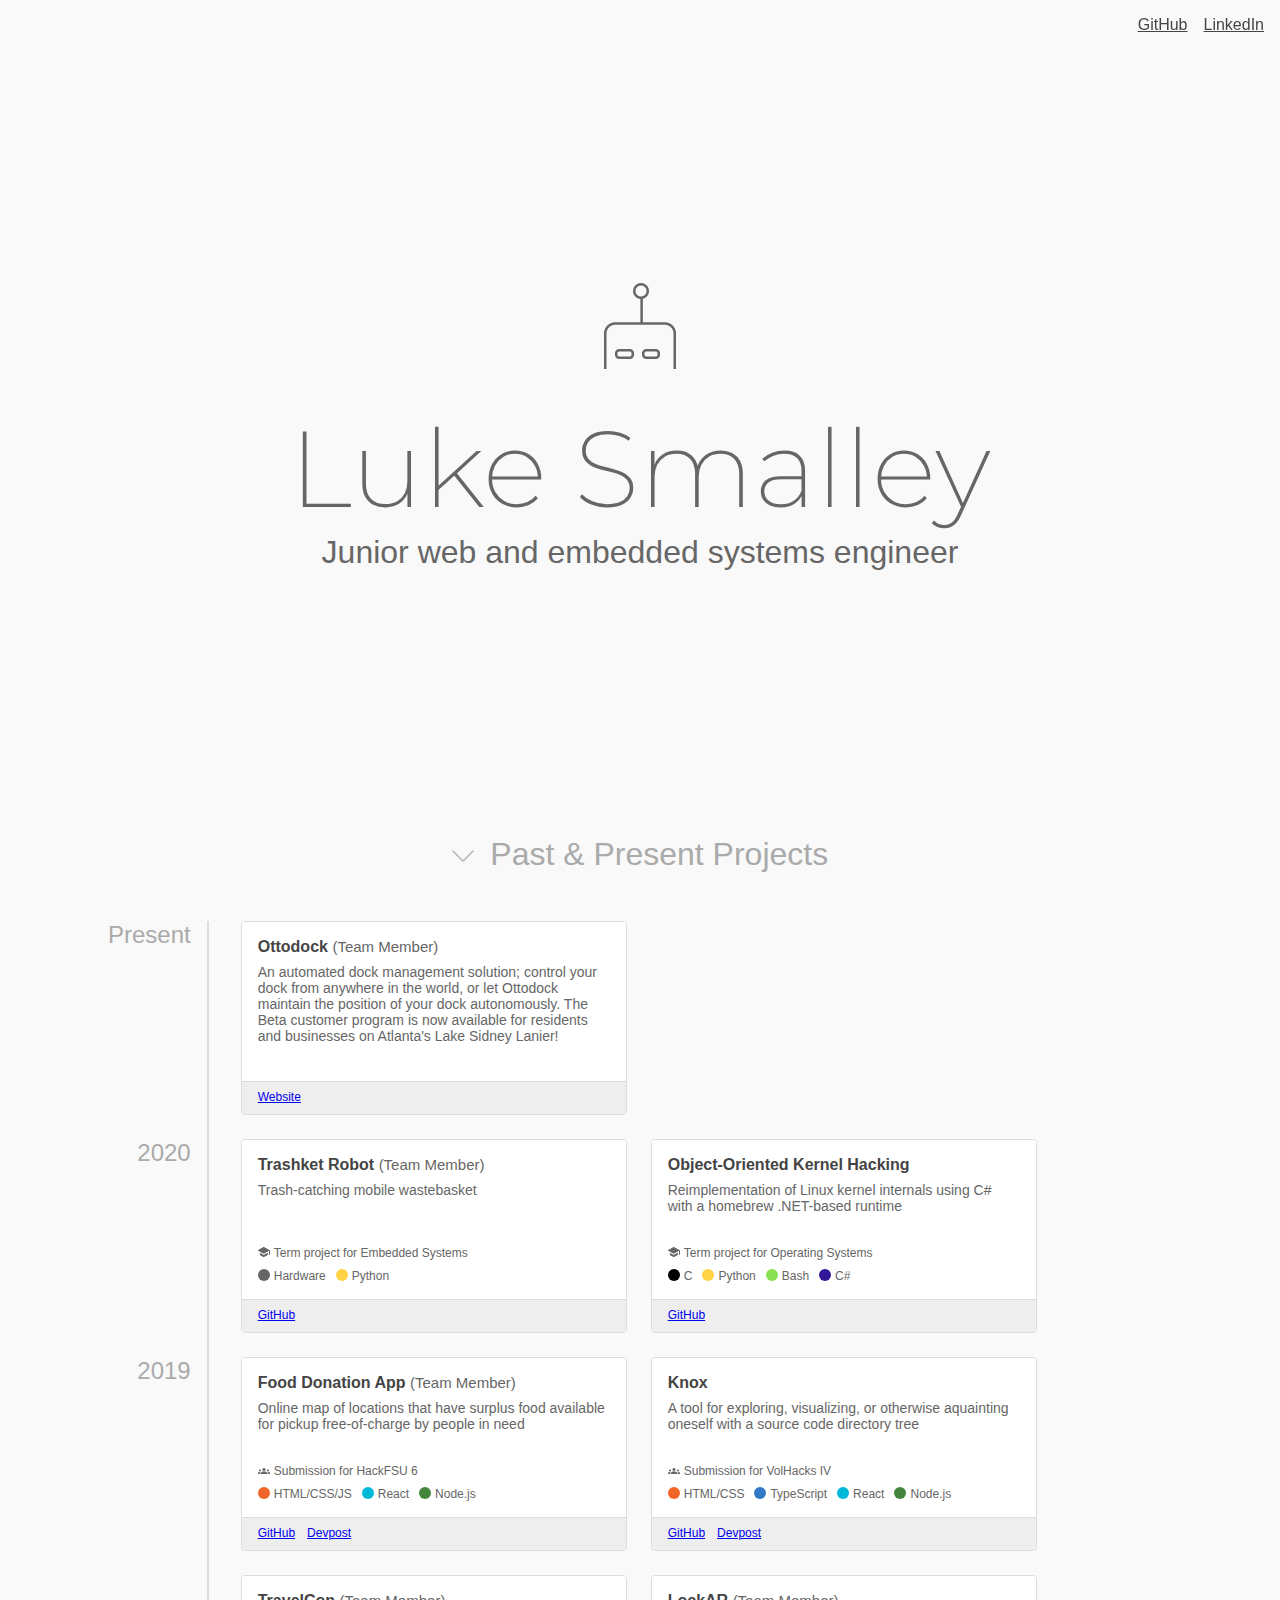
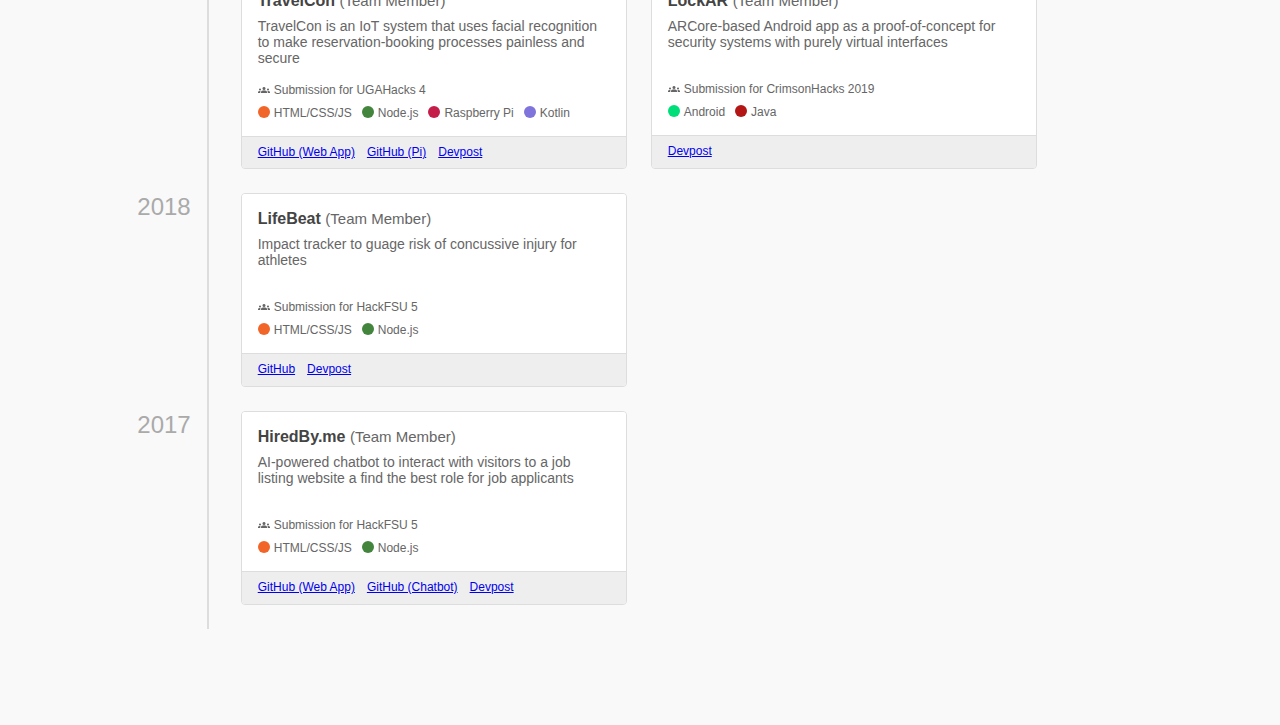
<file: index.html>
<!DOCTYPE html>

<html lang="en">
  <head>
    <title>Luke Smalley</title>
    <meta charset="utf8"/>
    <meta name="viewport" content="width=device-width, initial-scale=1"/>
    <link href="https://fonts.googleapis.com/css2?family=Montserrat:wght@200&display=swap" rel="stylesheet"/> 
    <style>
      body {
        font-family: 'Segoe UI', sans-serif;
        margin: 0;
        background-color: #f9f9f9;
      }
      .links {
        position: fixed;
        width: calc(100% - 16px);
        display: flex;
        justify-content: right;
        padding: 8px;
      }
      .link {
        padding: 8px;
        color: #444;
      }
      .cover {
        display: flex;
        flex-direction: column;
        justify-content: center;
        align-items: center;
        height: calc(100vh - 80px);
        color: #666;
      }
      .cover__image {
        /* Need to engage in some relative sizing here (or everywhere) */
        width: 88px;
        height: 88px;
        padding: 32px;
      }
      .cover__header {
        font-family: Montserrat, sans-serif;
        font-size: 108px;
        font-weight: 200;
        text-align: center;
      }
      .cover__subheader {
        font-size: 32px;
        font-weight: 200;
        text-align: center;
      }
      @media (max-width: 768px) {
        .cover__header {
          font-size: 64px;
        }
        .cover__subheader {
          font-size: 24px;
        }
      }
      .projects-header {
        padding: 16px 0 48px;
        text-align: center;
        font-size: 32px;
        font-weight: 300;
        background-color: #f9f9f9;
        color: #aaa;
      }
      .projects-header__arrow {
        height: 32px;
        vertical-align: bottom;
        margin-right: 16px;
        margin-left: -32px;
        opacity: 0;
        transition-property: margin-left, opacity;
        transition-duration: 0.3s;
      }
      .projects {
        display: grid;
        grid-template-columns: max-content auto;
        padding: 0 calc((100% - 1000px) / 2) 96px;
        /* I need a column on the right with width equal to column #1 */
        margin-left: -48px;
        background-color: #f9f9f9;
      }
      .year-label {
        font-size: 24px;
        font-weight: 300;
        text-align: right;
        border-right: 2px solid #ddd;
        padding: 0 16px;
        color: #aaa;
        margin-right: 8px;
      }
      .year-projects {
        display: flex;
        flex-wrap: wrap;
      }
      .project {
        margin: 0 0 24px 24px;
        border-radius: 4px;
        border: 1px solid #ddd;
        width: 384px;
        height: 192px;
        overflow: hidden;
        color: #666;
        display: flex;
        flex-direction: column;
      }
      @media (max-width: 1144px) {
        /* Serious misuse of exact px dimensions */
        .projects {
          padding: 0 calc((100% - 640px) / 2) 96px;
        }
        .project {
          width: 480px;
        }
      }
      @media (max-width: 768px) {
        /* Serious misuse of exact px dimensions */
        .projects {
          padding: 0 calc((100% - 560px) / 2) 96px;
        }
        .project {
          width: 384px;
        }
      }
      .project__info {
        padding: 16px 16px 8px;
        background-color: #fff;
        flex-grow: 1;
        display: flex;
        flex-direction: column;
      }
      .project__links {
        display: flex;
        padding: 8px 16px 10px;
        background-color: #eee;
        font-size: 12px;
        border-top: 1px solid #ddd;
      }
      .project-link {
        margin-right: 12px;
      }
      .project-link:visited {
        color: #666;
      }
      .project__name {
        font-size: 16px;
        font-weight: 600;
        color: #444;
      }
      .project__subname {
        font-size: 15px;
        font-weight: 400;
        color: #666;
      }
      .project__description {
        padding: 8px 0;
        font-size: 14px;
        flex-grow: 1;
      }
      .project__event {
        padding-top: 8px;
        font-size: 12px;
      }
      .project-icon {
        position: relative;
        top: 1px;
        width: 12px;
        margin-right: 4px;
      }
      .project__technologies {
        padding-top: 8px;
        font-size: 12px;
        display: flex;
        flex-wrap: wrap;
      }
      .project-tech {
        margin-right: 10px;
        margin-bottom: 8px;
      }
      .project-tech-color {
        display: inline-block;
        height: 12px;
        border-radius: 50%;
      }
    </style>
  </head>
  <body>
    <div class="links">
      <a class="link" href="https://github.com/lukedsmalley">GitHub</a>
      <a class="link" href="https://linkedin.com/in/lukedsmalley">LinkedIn</a>
    </div>
    <div class="cover">
      <img class="cover__image" src="robot.png"/>
      <div class="cover__header">Luke Smalley</div>
      <div class="cover__subheader">Junior web and embedded systems engineer</div>
    </div>
    <div class="projects-header"><img class="projects-header__arrow" src="./down-arrow.png" alt="Arrow pointing downward"/>Past & Present Projects</div>
    <div class="projects">
      <div class="year-label">Present</div>
      <div class="year-projects">
        <!--<div>-->
          <div class="project">
            <div class="project__info">
              <div class="project__name">Ottodock <span class="project__subname">(Team Member)</span></div>
              <div class="project__description">An automated dock management solution; control your dock from anywhere in the world, or let Ottodock maintain the position of your dock autonomously. The Beta customer program is now available for residents and businesses on Atlanta's Lake Sidney Lanier!</div>
            </div>
            <div class="project__links">
              <a class="project-link" href="http://ottodock.com">Website</a>
            </div>
          </div>
        <!--</div>-->
      </div>
      <div class="year-label">2020</div>
      <div class="year-projects">
        <!--<div>-->
          <div class="project">
            <div class="project__info">
              <div class="project__name">Trashket Robot <span class="project__subname">(Team Member)</span></div>
              <div class="project__description">Trash-catching mobile wastebasket</div>
              <div class="project__event"><img class="project-icon" src="school.png" alt="Graduation cap"/>Term project for Embedded Systems</div>
              <div class="project__technologies">
                <span class="project-tech"><span class="project-icon project-tech-color" style="background-color: #666;"></span>Hardware</span>
                <span class="project-tech"><span class="project-icon project-tech-color" style="background-color: #ffd343;"></span>Python</span>
              </div>
            </div>
            <div class="project__links">
              <a class="project-link" href="https://github.com/lukedsmalley/trashket-robot">GitHub</a>
            </div>
          </div>
        <!--</div>-->
        <!--<div>-->
          <div class="project">
            <div class="project__info">
              <div class="project__name">Object-Oriented Kernel Hacking</div>
              <div class="project__description">Reimplementation of Linux kernel internals using C# with a homebrew .NET-based runtime</div>
              <div class="project__event"><img class="project-icon" src="school.png" alt="Graduation cap"/>Term project for Operating Systems</div>
              <div class="project__technologies">
                <span class="project-tech"><span class="project-icon project-tech-color" style="background-color: #000;"></span>C</span>
                <span class="project-tech"><span class="project-icon project-tech-color" style="background-color: #ffd343;"></span>Python</span>
                <span class="project-tech"><span class="project-icon project-tech-color" style="background-color: #89e051;"></span>Bash</span>
                <span class="project-tech"><span class="project-icon project-tech-color" style="background-color: rgb(51, 23, 153);"></span>C#</span>
              </div>
            </div>
            <div class="project__links">
              <a class="project-link" href="https://github.com/lukedsmalley/oo-kernel-hacking">GitHub</a>
            </div>
          </div>
        <!--</div>-->
      </div>
      <div class="year-label">2019</div>
      <div class="year-projects">
        <div>
          <div class="project">
            <div class="project__info">
              <div class="project__name">Food Donation App <span class="project__subname">(Team Member)</span></div>
              <div class="project__description">Online map of locations that have surplus food available for pickup free-of-charge by people in need</div>
              <div class="project__event"><img class="project-icon" src="team.png" alt="Team of people"/>Submission for HackFSU 6</div>
              <div class="project__technologies">
                <span class="project-tech"><span class="project-icon project-tech-color" style="background-color: #f16529;"></span>HTML/CSS/JS</span>
                <span class="project-tech"><span class="project-icon project-tech-color" style="background-color: #00b8d8;"></span>React</span>
                <span class="project-tech"><span class="project-icon project-tech-color" style="background-color: #43853d;"></span>Node.js</span>
              </div>
            </div>
            <div class="project__links">
              <a class="project-link" href="https://github.com/lukedsmalley/food-donation-app">GitHub</a>
              <a class="project-link" href="https://devpost.com/software/fdw-food-donation-website">Devpost</a>
            </div>
          </div>
        </div>
        <div>
          <div class="project">
            <div class="project__info">
              <div class="project__name">Knox</div>
              <div class="project__description">A tool for exploring, visualizing, or otherwise aquainting oneself with a source code directory tree</div>
              <div class="project__event"><img class="project-icon" src="team.png" alt="Team of people"/>Submission for VolHacks IV</div>
              <div class="project__technologies">
                <span class="project-tech"><span class="project-icon project-tech-color" style="background-color: #f16529;"></span>HTML/CSS</span>
                <span class="project-tech"><span class="project-icon project-tech-color" style="background-color: #3178c6;"></span>TypeScript</span>
                <span class="project-tech"><span class="project-icon project-tech-color" style="background-color: #00b8d8;"></span>React</span>
                <span class="project-tech"><span class="project-icon project-tech-color" style="background-color: #43853d;"></span>Node.js</span>
              </div>
            </div>
            <div class="project__links">
              <a class="project-link" href="https://github.com/lukedsmalley/knox">GitHub</a>
              <a class="project-link" href="https://devpost.com/software/knox">Devpost</a>
            </div>
          </div>
        </div>
        <div>
          <div class="project">
            <div class="project__info">
              <div class="project__name">TravelCon <span class="project__subname">(Team Member)</span></div>
              <div class="project__description">TravelCon is an IoT system that uses facial recognition to make reservation-booking processes painless and secure</div>
              <div class="project__event"><img class="project-icon" src="team.png" alt="Team of people"/>Submission for UGAHacks 4</div>
              <div class="project__technologies">
                <span class="project-tech"><span class="project-icon project-tech-color" style="background-color: #f16529;"></span>HTML/CSS/JS</span>
                <span class="project-tech"><span class="project-icon project-tech-color" style="background-color: #43853d;"></span>Node.js</span>
                <span class="project-tech"><span class="project-icon project-tech-color" style="background-color: #c51d4a;"></span>Raspberry Pi</span>
                <span class="project-tech"><span class="project-icon project-tech-color" style="background-color: #7f74dc;"></span>Kotlin</span>
              </div>
            </div>
            <div class="project__links">
              <a class="project-link" href="https://github.com/lukedsmalley/travelcon-web">GitHub (Web App)</a>
              <a class="project-link" href="https://github.com/lukedsmalley/travelcon-pi">GitHub (Pi)</a>
              <a class="project-link" href="https://devpost.com/software/travelcon">Devpost</a>
            </div>
          </div>
        </div>
        <div>
          <div class="project">
            <div class="project__info">
              <div class="project__name">LockAR <span class="project__subname">(Team Member)</span></div>
              <div class="project__description">ARCore-based Android app as a proof-of-concept for security systems with purely virtual interfaces</div>
              <div class="project__event"><img class="project-icon" src="team.png" alt="Team of people"/>Submission for CrimsonHacks 2019</div>
              <div class="project__technologies">
                <span class="project-tech"><span class="project-icon project-tech-color" style="background-color: #00de7a;"></span>Android</span>
                <span class="project-tech"><span class="project-icon project-tech-color" style="background-color: #b41515;"></span>Java</span>
              </div>
            </div>
            <div class="project__links">
              <a class="project-link" href="https://devpost.com/software/lockar">Devpost</a>
            </div>
          </div>
        </div>
      </div>
      <div class="year-label">2018</div>
      <div class="year-projects">
        <div>
          <div class="project">
            <div class="project__info">
              <div class="project__name">LifeBeat <span class="project__subname">(Team Member)</span></div>
              <div class="project__description">Impact tracker to guage risk of concussive injury for athletes</div>
              <div class="project__event"><img class="project-icon" src="team.png" alt="Team of people"/>Submission for HackFSU 5</div>
              <div class="project__technologies">
                <span class="project-tech"><span class="project-icon project-tech-color" style="background-color: #f16529;"></span>HTML/CSS/JS</span>
                <span class="project-tech"><span class="project-icon project-tech-color" style="background-color: #43853d;"></span>Node.js</span>
              </div>
            </div>
            <div class="project__links">
              <a class="project-link" href="https://github.com/lukedsmalley/lifebeat-web">GitHub</a>
              <a class="project-link" href="https://devpost.com/software/lifebeat-ulz9aw">Devpost</a>
            </div>
          </div>
        </div>
      </div>
      <div class="year-label">2017</div>
      <div class="year-projects">
        <div>
          <div class="project">
            <div class="project__info">
              <div class="project__name">HiredBy.me <span class="project__subname">(Team Member)</span></div>
              <div class="project__description">AI-powered chatbot to interact with visitors to a job listing website a find the best role for job applicants</div>
              <div class="project__event"><img class="project-icon" src="team.png" alt="Team of people"/>Submission for HackFSU 5</div>
              <div class="project__technologies">
                <span class="project-tech"><span class="project-icon project-tech-color" style="background-color: #f16529;"></span>HTML/CSS/JS</span>
                <span class="project-tech"><span class="project-icon project-tech-color" style="background-color: #43853d;"></span>Node.js</span>
              </div>
            </div>
            <div class="project__links">
              <a class="project-link" href="https://github.com/pvenigandla/hirebot">GitHub (Web App)</a>
              <a class="project-link" href="https://github.com/JayDosunmu/hackgtbot">GitHub (Chatbot)</a>
              <a class="project-link" href="https://devpost.com/software/hiredby-me">Devpost</a>
            </div>
          </div>
        </div>
      </div>
    </div>
    <script>
      const projectsHeaderArrowElement = document.querySelector('.projects-header__arrow')

      function updateProjectsHeaderArrow() {
        if (window.scrollY === 0) {
          projectsHeaderArrowElement.style.opacity = 1
          projectsHeaderArrowElement.style['margin-left'] = 0
        } else {
          projectsHeaderArrowElement.style.opacity = 0
          projectsHeaderArrowElement.style['margin-left'] = '-32px'
        }
      }

      let scrollTimeout = null
      window.addEventListener('scroll', e => {
        if (scrollTimeout) {
          clearTimeout(scrollTimeout)
        } else {
          updateProjectsHeaderArrow()
        }
        scrollTimeout = setTimeout(() => {
          scrollTimeout = null
          updateProjectsHeaderArrow()
        }, 100)
      })

      updateProjectsHeaderArrow()
    </script>
  </body>
</html>
</file>
